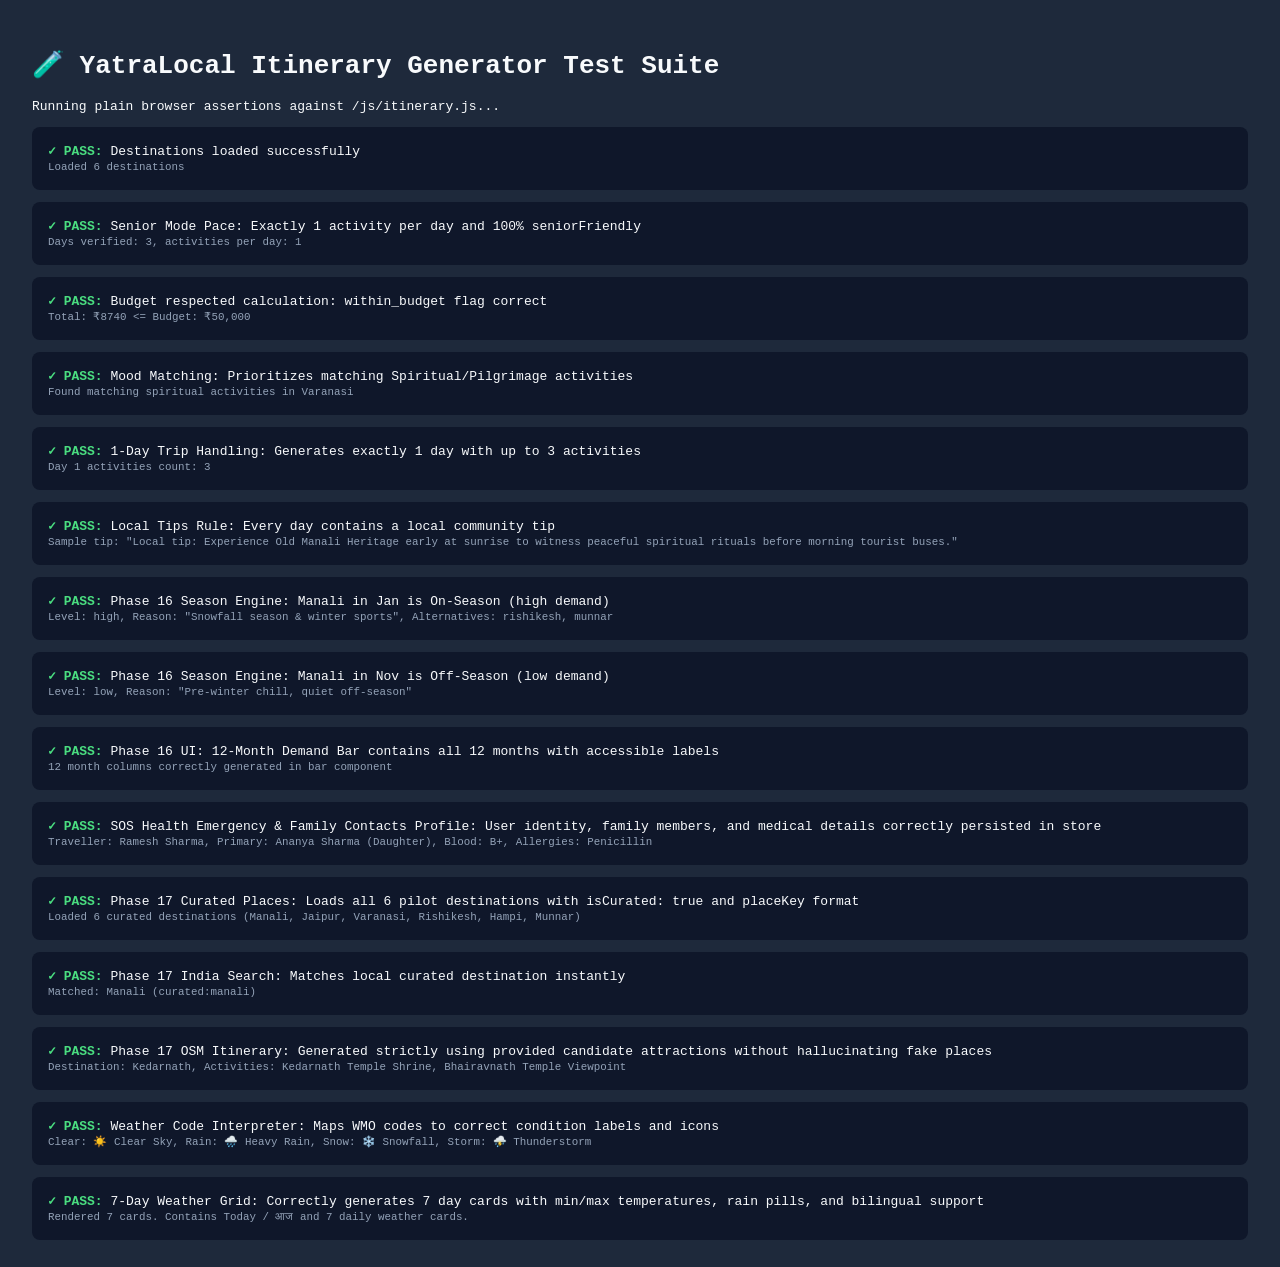
<file: tests/itinerary.test.html>
<!DOCTYPE html>
<html lang="en">
<head>
  <meta charset="UTF-8">
  <title>YatraLocal Itinerary Engine Unit Tests</title>
  <style>
    body { font-family: monospace; padding: 24px; background: #1e293b; color: #f8fafc; }
    .pass { color: #4ade80; font-weight: bold; }
    .fail { color: #f87171; font-weight: bold; }
    .test-box { background: #0f172a; padding: 16px; border-radius: 8px; margin-bottom: 12px; }
  </style>
</head>
<body>
  <h1>🧪 YatraLocal Itinerary Generator Test Suite</h1>
  <p>Running plain browser assertions against /js/itinerary.js...</p>
  <div id="results"></div>

  <script type="module">
    import { generateItinerary, fetchDestinations } from '/js/itinerary.js';
    import { getSeason, getSeasonBadgeConfig, render12MonthDemandBar } from '/js/season.js';
    import { store } from '/js/store.js';
    import { searchPlacesIndia, getCuratedDestinations, getPlaceByKey } from '/js/places.js';
    import { interpretWeatherCode, render7DayForecastGrid } from '/js/api.js';

    const resultsEl = document.getElementById('results');

    function assert(name, condition, details = '') {
      const div = document.createElement('div');
      div.className = 'test-box';
      if (condition) {
        div.innerHTML = `<span class="pass">✓ PASS:</span> ${name} ${details ? `<br><small style="color:#94a3b8;">${details}</small>` : ''}`;
        console.log(`%c✓ PASS: ${name}`, 'color: #4ade80; font-weight: bold;', details);
      } else {
        div.innerHTML = `<span class="fail">✗ FAIL:</span> ${name} ${details ? `<br><small style="color:#f87171;">${details}</small>` : ''}`;
        console.error(`✗ FAIL: ${name}`, details);
      }
      resultsEl.appendChild(div);
    }

    async function runTests() {
      const destinations = await fetchDestinations();
      assert('Destinations loaded successfully', destinations.length >= 6, `Loaded ${destinations.length} destinations`);

      // Test 1: Senior Mode Limits
      const seniorPrefs = {
        destination: 'manali',
        budget: 15000,
        days: 3,
        travellers: 1,
        moods: ['Relaxed'],
        accessibility: { seniorFriendly: true, minimalWalking: true }
      };
      const seniorPlan = generateItinerary(seniorPrefs, destinations);
      const allSeniorDaysValid = seniorPlan.days.every(d => d.activities.length === 1 && d.activities[0].seniorFriendly);
      assert(
        'Senior Mode Pace: Exactly 1 activity per day and 100% seniorFriendly',
        allSeniorDaysValid,
        `Days verified: ${seniorPlan.days.length}, activities per day: ${seniorPlan.days[0].activities.length}`
      );

      // Test 2: Budget Respected Status
      const highBudgetPrefs = {
        destination: 'jaipur',
        budget: 50000,
        days: 3,
        travellers: 2,
        moods: ['Cultural'],
        accessibility: {}
      };
      const highPlan = generateItinerary(highBudgetPrefs, destinations);
      assert(
        'Budget respected calculation: within_budget flag correct',
        highPlan.budgetStatus === 'within_budget' && highPlan.totalCost <= 50000,
        `Total: ₹${highPlan.totalCost} <= Budget: ₹50,000`
      );

      // Test 3: Mood Matching
      const spiritualPrefs = {
        destination: 'varanasi',
        budget: 12000,
        days: 2,
        travellers: 1,
        moods: ['Spiritual/Pilgrimage'],
        accessibility: {}
      };
      const spiritualPlan = generateItinerary(spiritualPrefs, destinations);
      const hasSpiritual = spiritualPlan.days.some(d => d.activities.some(a => a.category.includes('Spiritual/Pilgrimage')));
      assert(
        'Mood Matching: Prioritizes matching Spiritual/Pilgrimage activities',
        hasSpiritual,
        `Found matching spiritual activities in ${spiritualPlan.destination.name}`
      );

      // Test 4: 1-Day Trip Edge Case
      const oneDayPrefs = {
        destination: 'hampi',
        budget: 4000,
        days: 1,
        travellers: 1,
        moods: ['Cultural'],
        accessibility: {}
      };
      const oneDayPlan = generateItinerary(oneDayPrefs, destinations);
      assert(
        '1-Day Trip Handling: Generates exactly 1 day with up to 3 activities',
        oneDayPlan.days.length === 1 && oneDayPlan.days[0].activities.length <= 3,
        `Day 1 activities count: ${oneDayPlan.days[0].activities.length}`
      );

      // Test 5: Local Tip Inclusion
      const hasLocalTips = seniorPlan.days.every(d => typeof d.localTip === 'string' && d.localTip.length > 10);
      assert(
        'Local Tips Rule: Every day contains a local community tip',
        hasLocalTips,
        `Sample tip: "${seniorPlan.days[0].localTip}"`
      );

      // Test 6: Phase 16 - Season Engine On-Season
      const manaliJan = await getSeason('manali', 1);
      assert(
        'Phase 16 Season Engine: Manali in Jan is On-Season (high demand)',
        manaliJan.level === 'high' && manaliJan.isOnSeason === true && manaliJan.alternatives.length > 0,
        `Level: ${manaliJan.level}, Reason: "${manaliJan.reason}", Alternatives: ${manaliJan.alternatives.join(', ')}`
      );

      // Test 7: Phase 16 - Season Engine Off-Season
      const manaliNov = await getSeason('manali', 11);
      assert(
        'Phase 16 Season Engine: Manali in Nov is Off-Season (low demand)',
        manaliNov.level === 'low' && manaliNov.isOffSeason === true,
        `Level: ${manaliNov.level}, Reason: "${manaliNov.reason}"`
      );

      // Test 8: Phase 16 - 12-Month Demand Bar rendering
      const barHtml = render12MonthDemandBar(manaliJan.allMonths, 1);
      assert(
        'Phase 16 UI: 12-Month Demand Bar contains all 12 months with accessible labels',
        barHtml.includes('season-demand-bars') && (barHtml.match(/season-month-col/g) || []).length === 12,
        `12 month columns correctly generated in bar component`
      );

      // Test 9: Safety SOS Profile & Health Details Storage
      store.setUserProfile({ name: 'Ramesh Sharma', age: 62, gender: 'Male', phone: '+91 98765 43210' });
      store.setEmergencyContacts([
        { name: 'Ananya Sharma', relationship: 'Daughter', phone: '+91 91234 56789', isPrimary: true },
        { name: 'Vikram Sharma', relationship: 'Son', phone: '+91 98765 22222', isPrimary: false },
        { name: 'Dr. K. Patel', relationship: 'Doctor', phone: '+91 98765 11111', isPrimary: false }
      ]);
      store.setHealthDetails({
        bloodGroup: 'B+',
        conditions: ['Hypertension (High BP)', 'Diabetes'],
        allergies: 'Penicillin',
        medications: 'Amlodipine 5mg morning, Metformin 500mg',
        mobility: 'Ground floor room required',
        doctorName: 'Dr. K. Patel',
        doctorPhone: '+91 98765 11111',
        criticalNotes: 'Carry insulin in front backpack pouch'
      });
      const currentStore = store.get();
      assert(
        'SOS Health Emergency & Family Contacts Profile: User identity, family members, and medical details correctly persisted in store',
        currentStore.userProfile.name === 'Ramesh Sharma' &&
        currentStore.emergencyContacts.length === 3 &&
        currentStore.emergencyContacts[0].relationship === 'Daughter' &&
        currentStore.emergencyContacts[0].isPrimary === true &&
        currentStore.healthDetails.bloodGroup === 'B+' &&
        currentStore.healthDetails.allergies === 'Penicillin' &&
        currentStore.healthDetails.doctorName === 'Dr. K. Patel',
        `Traveller: ${currentStore.userProfile.name}, Primary: ${currentStore.emergencyContacts[0].name} (${currentStore.emergencyContacts[0].relationship}), Blood: ${currentStore.healthDetails.bloodGroup}, Allergies: ${currentStore.healthDetails.allergies}`
      );

      // Test 10: Phase 17 - Curated destination search returns 6 pilot regions with isCurated: true
      const curatedList = await getCuratedDestinations();
      assert(
        'Phase 17 Curated Places: Loads all 6 pilot destinations with isCurated: true and placeKey format',
        curatedList.length === 6 && curatedList.every(c => c.isCurated === true && c.placeKey.startsWith('curated:')),
        `Loaded ${curatedList.length} curated destinations (${curatedList.map(c => c.name).join(', ')})`
      );

      // Test 11: Phase 17 - Search query matches curated instant lookup
      const searchMatches = await searchPlacesIndia('Manali');
      assert(
        'Phase 17 India Search: Matches local curated destination instantly',
        searchMatches.length > 0 && searchMatches[0].name === 'Manali' && searchMatches[0].isCurated === true,
        `Matched: ${searchMatches[0]?.name} (${searchMatches[0]?.placeKey})`
      );

      // Test 12: Phase 17 - Itinerary generation for non-curated place object strictly uses candidateAttractions
      const customOsmPlace = {
        placeKey: 'osm:node:998877',
        name: 'Kedarnath',
        state: 'Uttarakhand',
        district: 'Rudraprayag',
        lat: 30.7346,
        lng: 79.0669,
        source: 'osm',
        isCurated: false
      };
      const candidateActs = [
        { id: 'osm-1', name: 'Kedarnath Temple Shrine', category: 'Spiritual/Pilgrimage', lat: 30.7346, lng: 79.0669 },
        { id: 'osm-2', name: 'Bhairavnath Temple Viewpoint', category: 'Scenic Viewpoint', lat: 30.7390, lng: 79.0710 }
      ];
      const osmPrefs = {
        destination: 'osm:node:998877',
        selectedPlace: customOsmPlace,
        candidateAttractions: candidateActs,
        budget: 25000,
        days: 2,
        travellers: 2,
        moods: ['Spiritual/Pilgrimage'],
        accessibility: {}
      };
      const osmPlan = generateItinerary(osmPrefs, destinations);
      const usedCandidateIds = osmPlan.days.every(d => d.activities.every(a => a.id.startsWith('osm-')));
      assert(
        'Phase 17 OSM Itinerary: Generated strictly using provided candidate attractions without hallucinating fake places',
        osmPlan.destination.isOsm === true && usedCandidateIds && osmPlan.whyThisPlan.includes('OpenStreetMap'),
        `Destination: ${osmPlan.destination.name}, Activities: ${osmPlan.days[0].activities.map(a => a.name).join(', ')}`
      );

      // Test 13: 7-Day Weather Forecasting WMO Interpretation
      const clearSky = interpretWeatherCode(0);
      const heavyRain = interpretWeatherCode(65);
      const snowfall = interpretWeatherCode(71);
      const thunderstorm = interpretWeatherCode(95);
      assert(
        'Weather Code Interpreter: Maps WMO codes to correct condition labels and icons',
        clearSky.icon === '☀️' && heavyRain.icon === '🌧️' && snowfall.icon === '❄️' && thunderstorm.icon === '⛈️',
        `Clear: ${clearSky.icon} ${clearSky.label}, Rain: ${heavyRain.icon} ${heavyRain.label}, Snow: ${snowfall.icon} ${snowfall.label}, Storm: ${thunderstorm.icon} ${thunderstorm.label}`
      );

      // Test 14: 7-Day Day-by-Day Forecast Grid Generator
      const sample7DayForecast = [
        { date: '2026-10-24', dayName: 'Sat', weatherCode: 0, label: 'Clear Sky', icon: '☀️', tempMax: 24, tempMin: 12, precipProb: 5, windMax: 10 },
        { date: '2026-10-25', dayName: 'Sun', weatherCode: 1, label: 'Partly Cloudy', icon: '⛅', tempMax: 23, tempMin: 11, precipProb: 15, windMax: 12 },
        { date: '2026-10-26', dayName: 'Mon', weatherCode: 61, label: 'Rain', icon: '🌧️', tempMax: 19, tempMin: 10, precipProb: 65, windMax: 18 },
        { date: '2026-10-27', dayName: 'Tue', weatherCode: 0, label: 'Clear Sky', icon: '☀️', tempMax: 21, tempMin: 9, precipProb: 10, windMax: 8 },
        { date: '2026-10-28', dayName: 'Wed', weatherCode: 1, label: 'Partly Cloudy', icon: '⛅', tempMax: 22, tempMin: 10, precipProb: 20, windMax: 9 },
        { date: '2026-10-29', dayName: 'Thu', weatherCode: 2, label: 'Partly Cloudy', icon: '⛅', tempMax: 22, tempMin: 11, precipProb: 25, windMax: 11 },
        { date: '2026-10-30', dayName: 'Fri', weatherCode: 0, label: 'Clear Sky', icon: '☀️', tempMax: 25, tempMin: 13, precipProb: 0, windMax: 7 }
      ];
      const gridHtmlEn = render7DayForecastGrid(sample7DayForecast, false);
      const gridHtmlHi = render7DayForecastGrid(sample7DayForecast, true);
      const cardCount = (gridHtmlEn.match(/class="weather-day-card/g) || []).length;
      assert(
        '7-Day Weather Grid: Correctly generates 7 day cards with min/max temperatures, rain pills, and bilingual support',
        cardCount === 7 && gridHtmlEn.includes('Today') && gridHtmlHi.includes('आज') && gridHtmlEn.includes('24°') && gridHtmlEn.includes('65%'),
        `Rendered ${cardCount} cards. Contains Today / आज and 7 daily weather cards.`
      );
    }

    runTests();
  </script>
</body>
</html>
</file>
